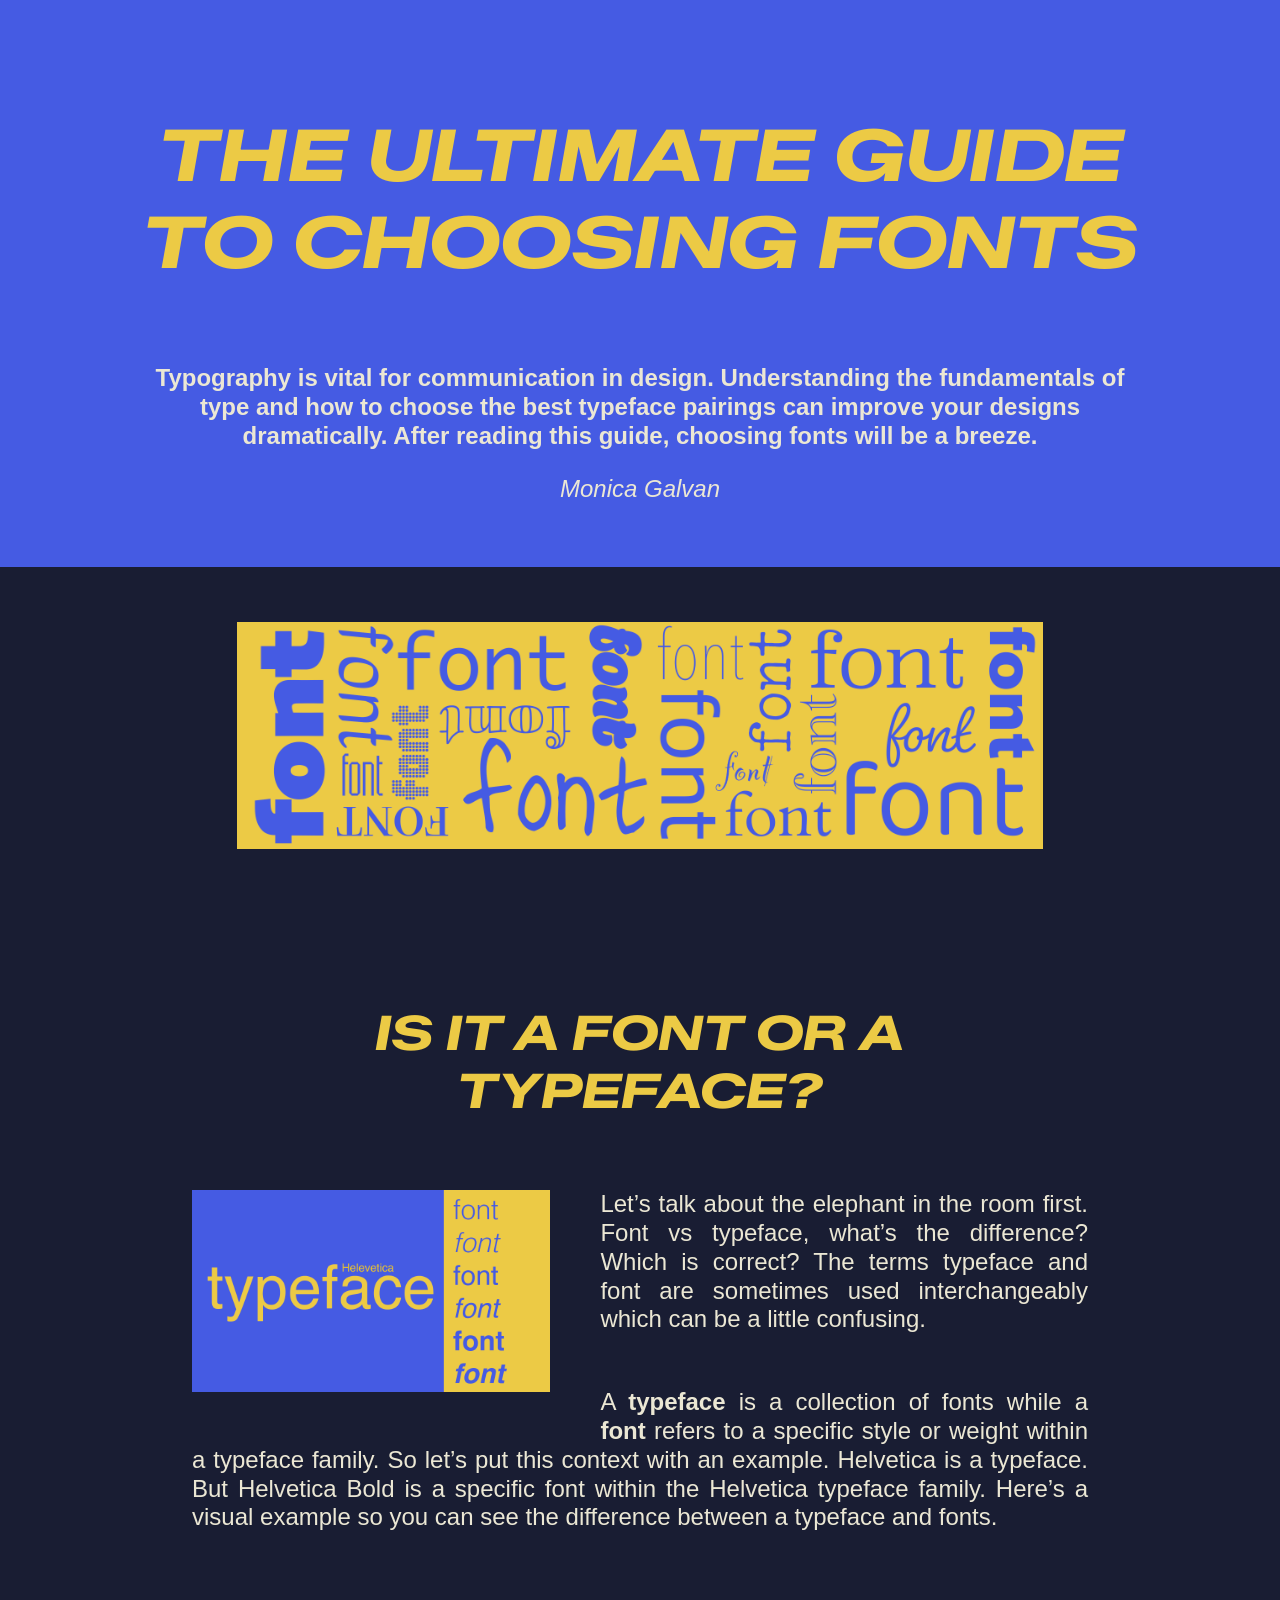
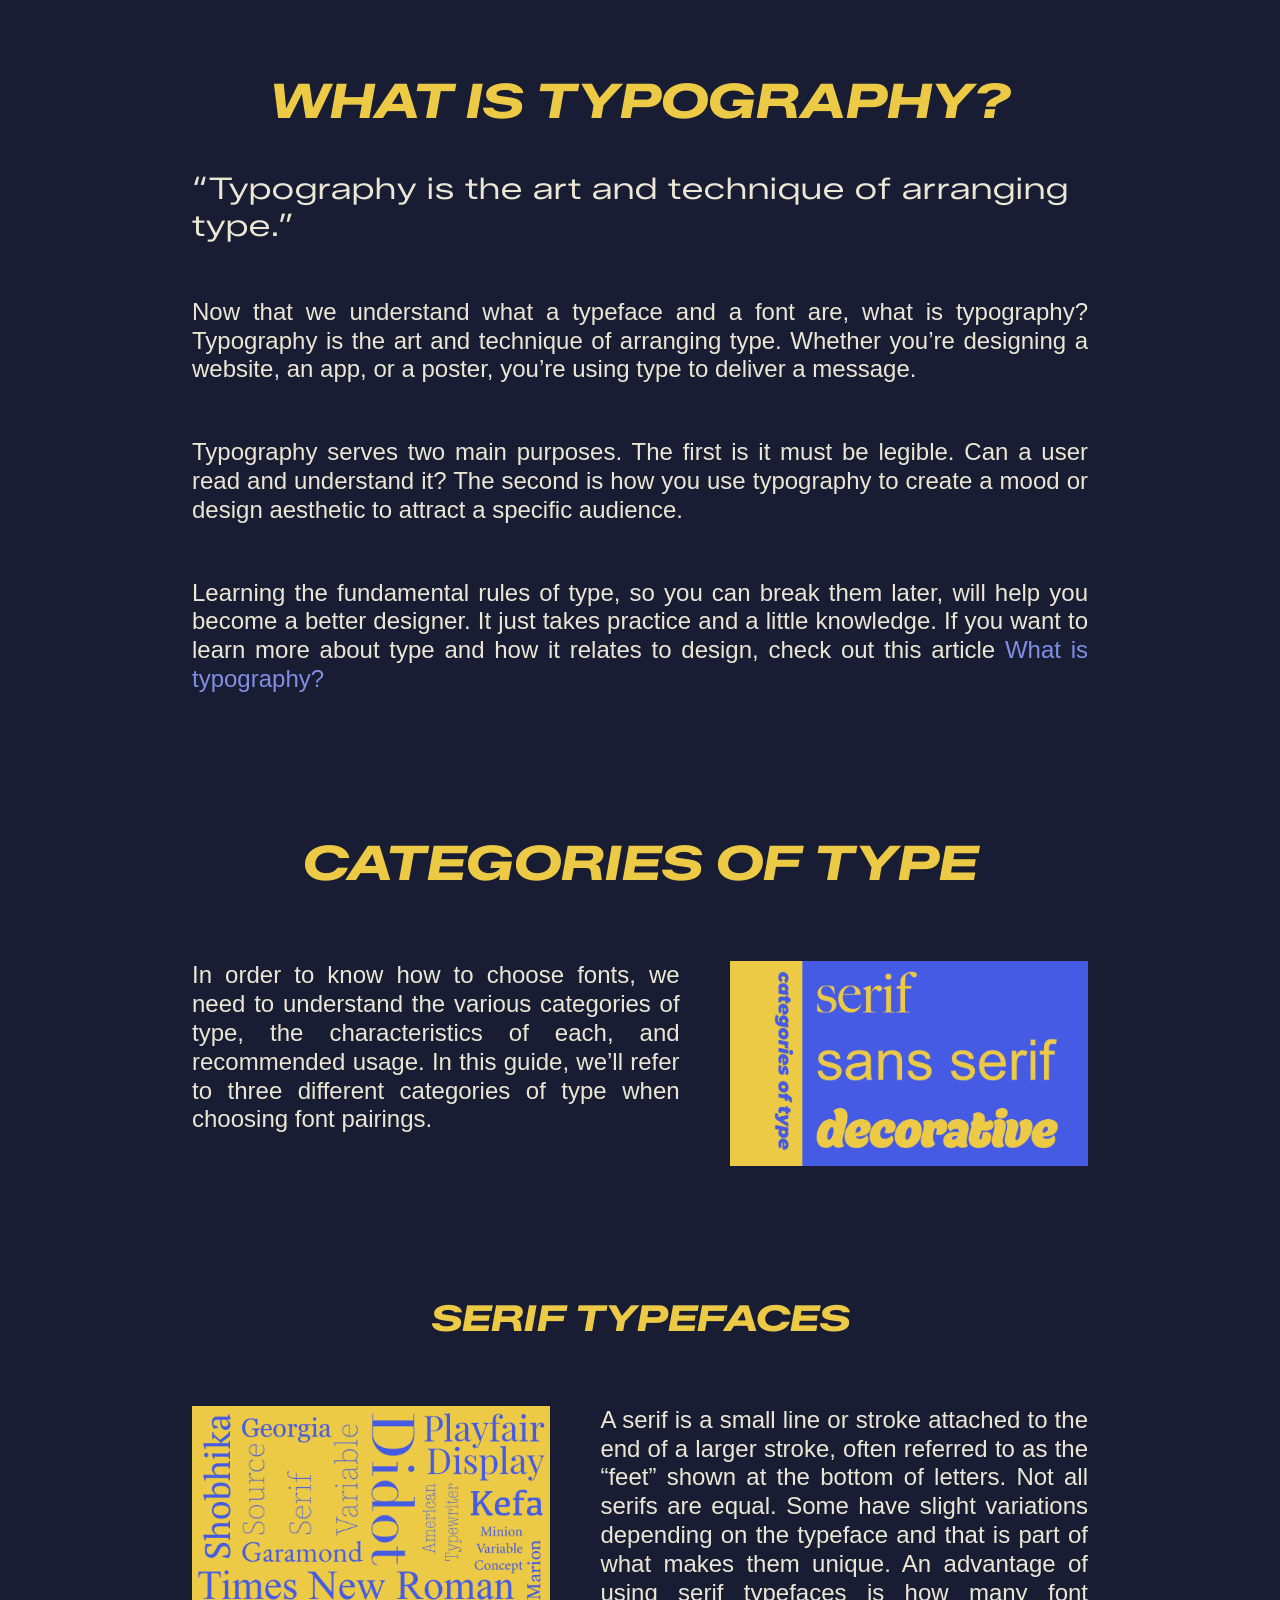
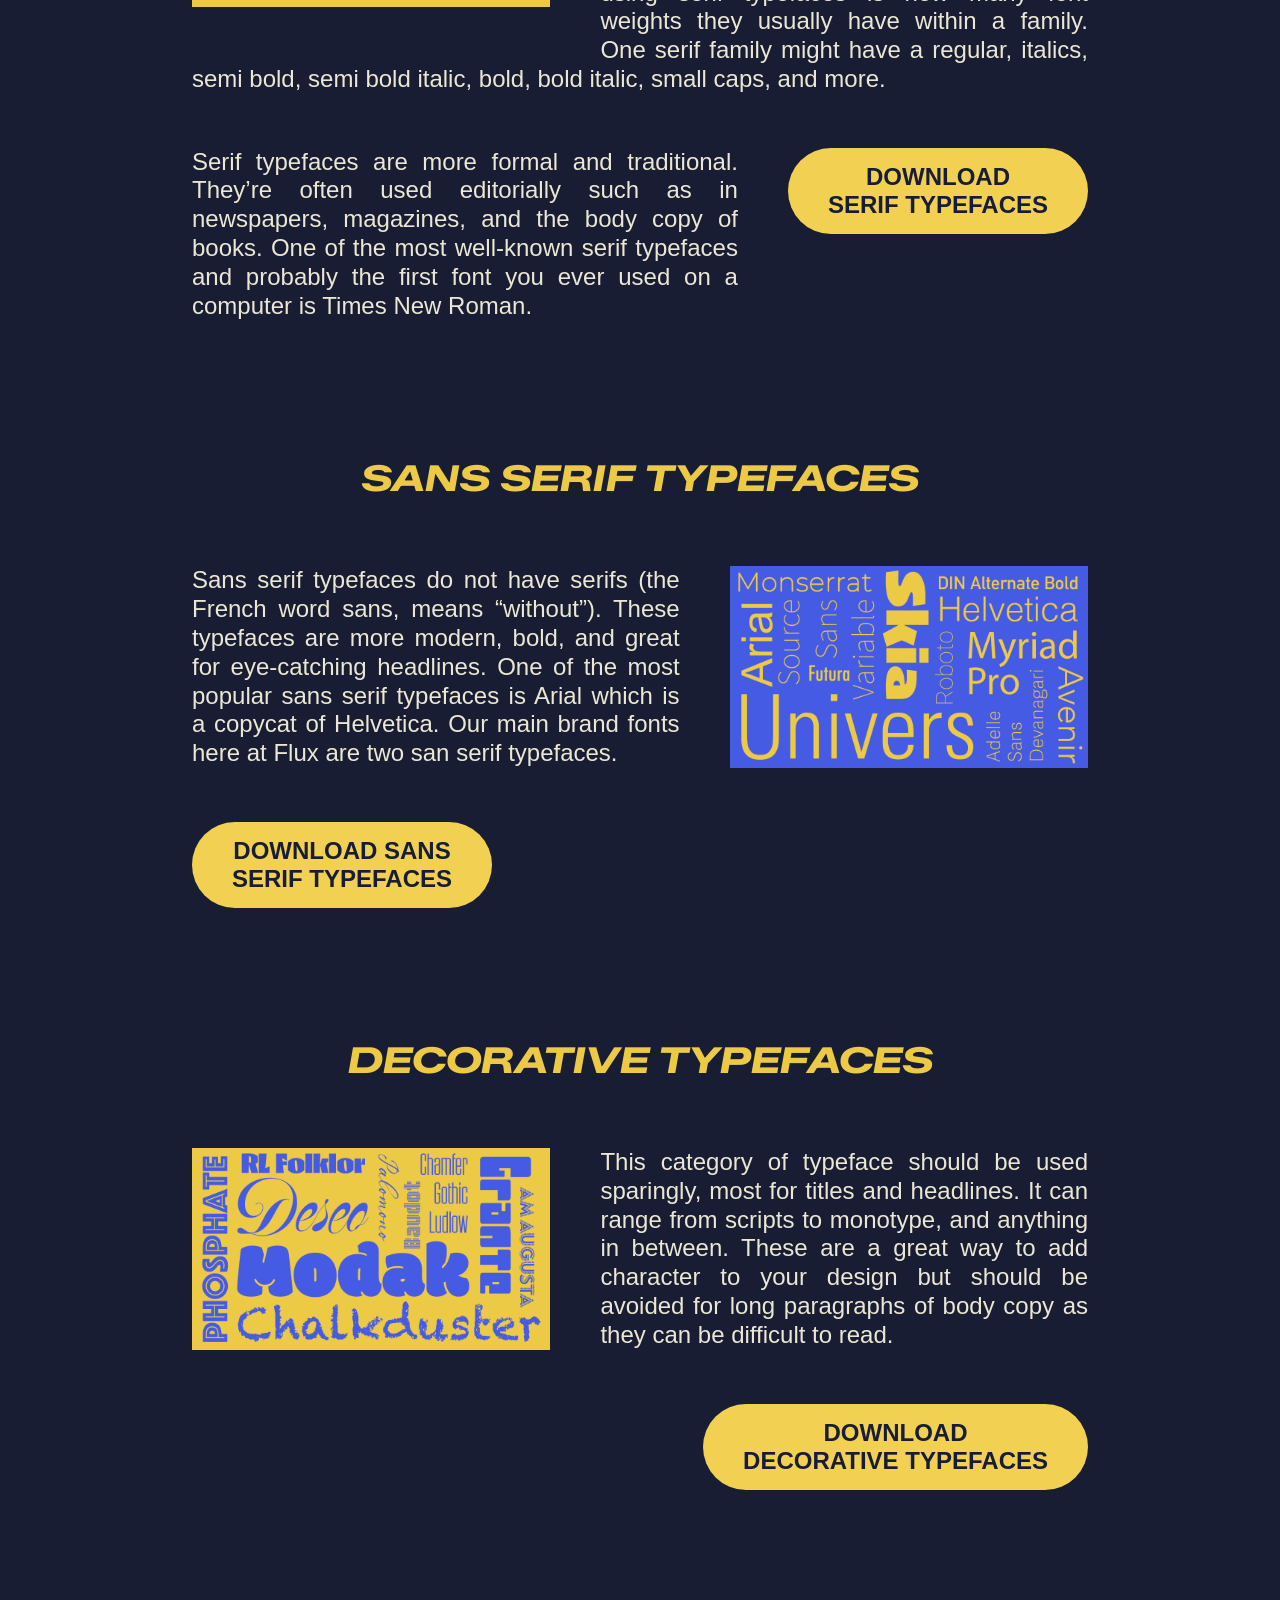
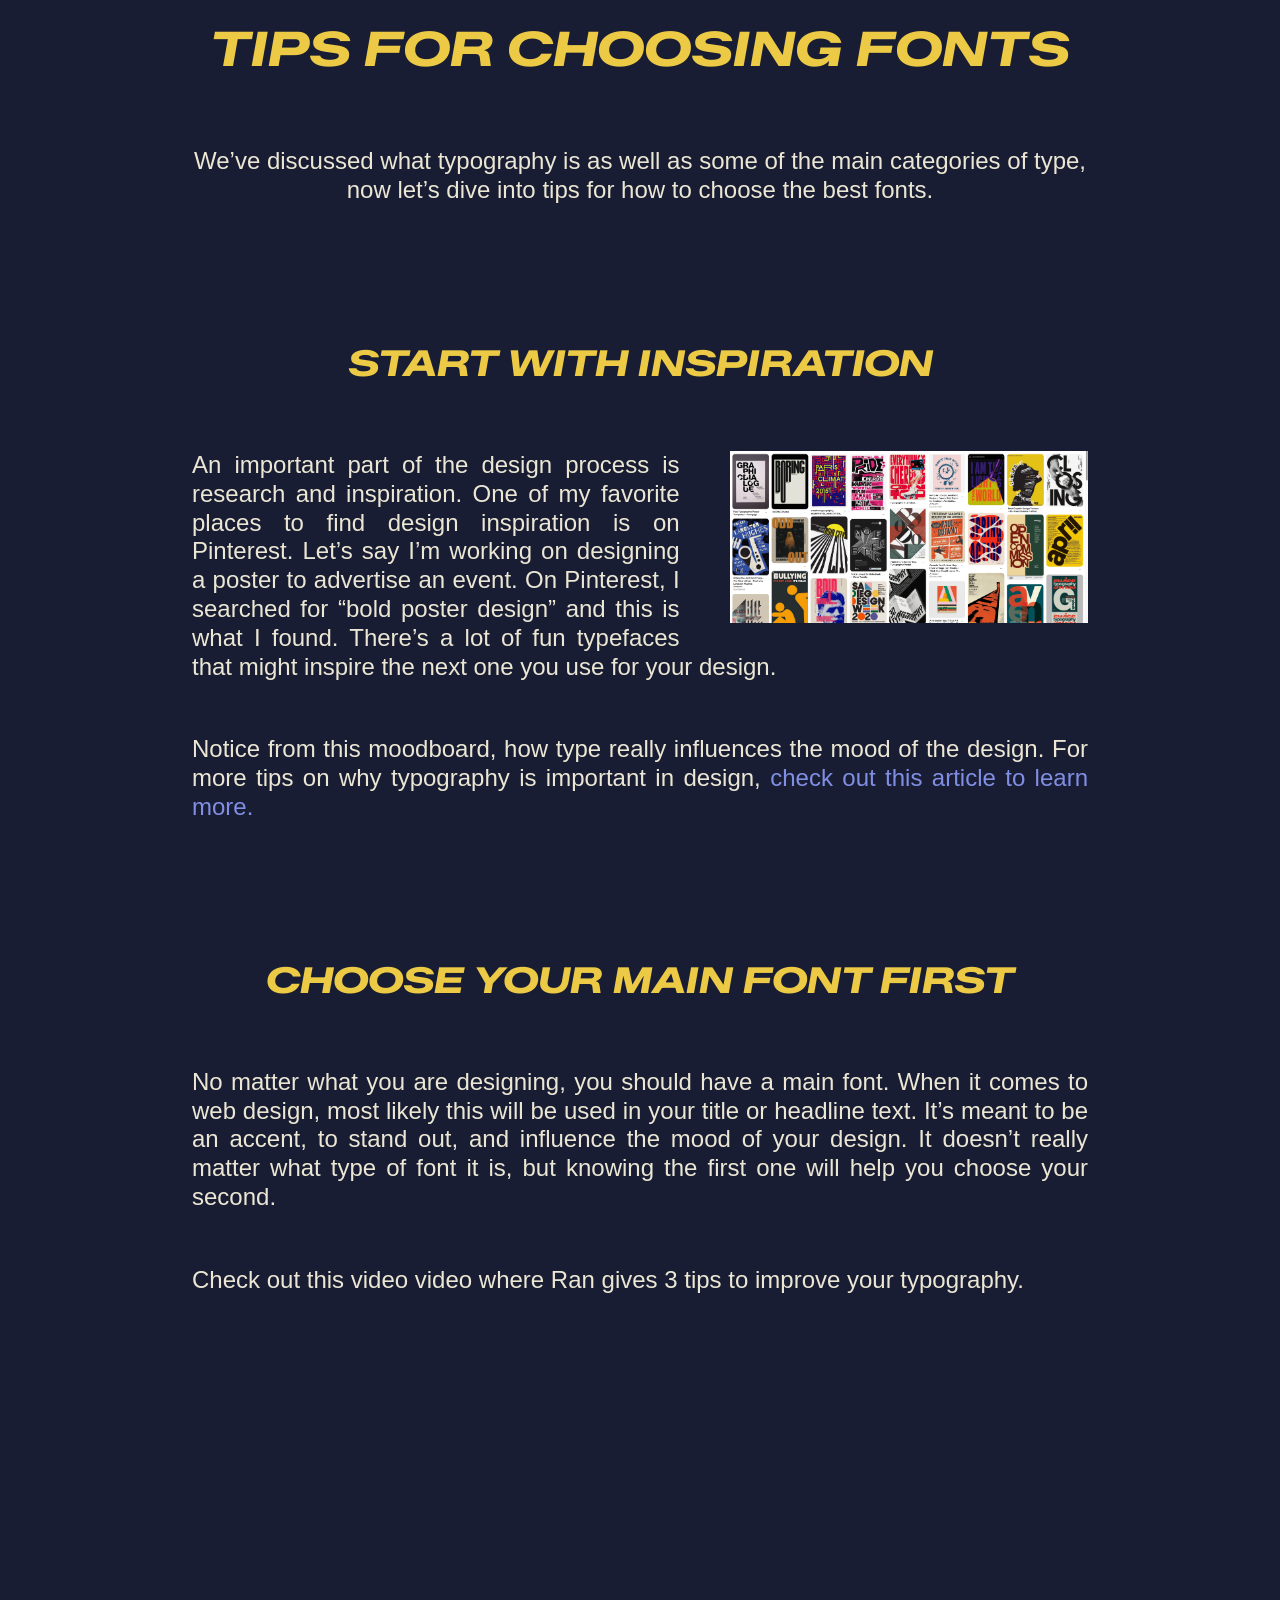
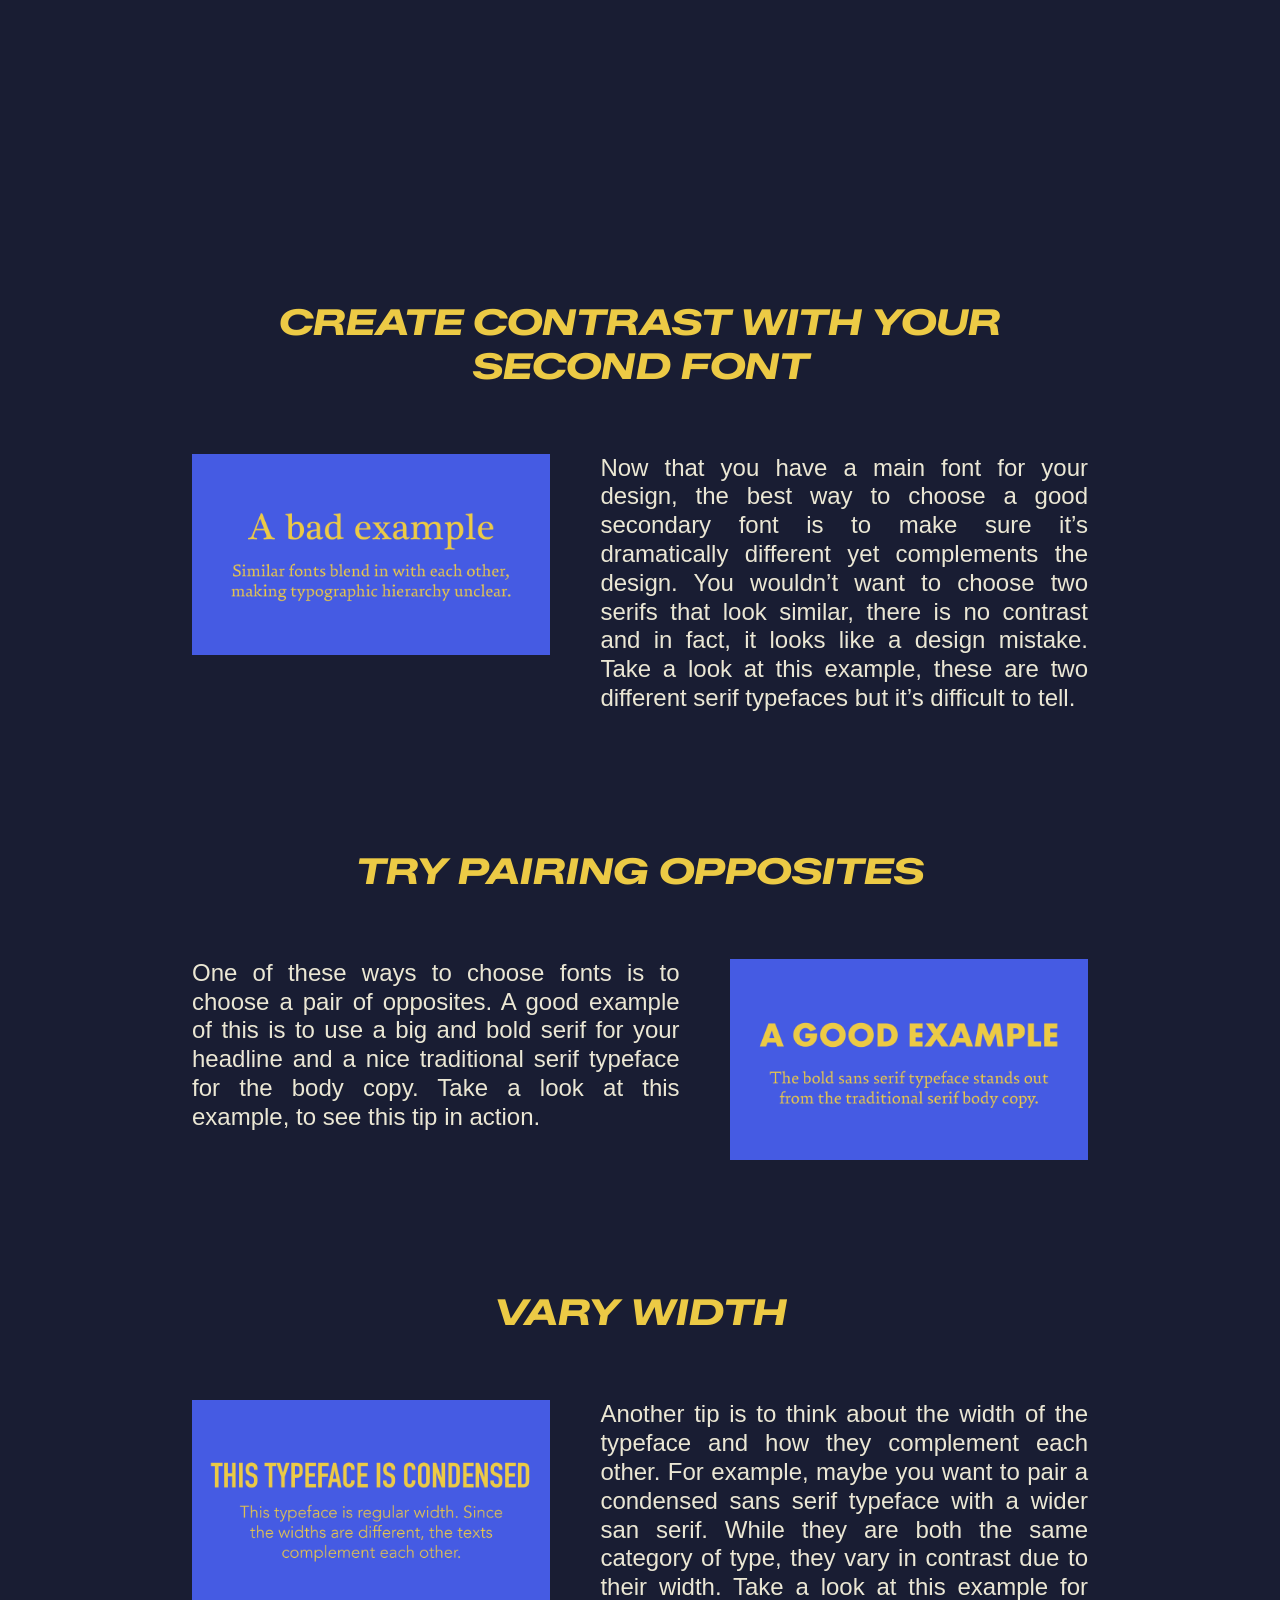
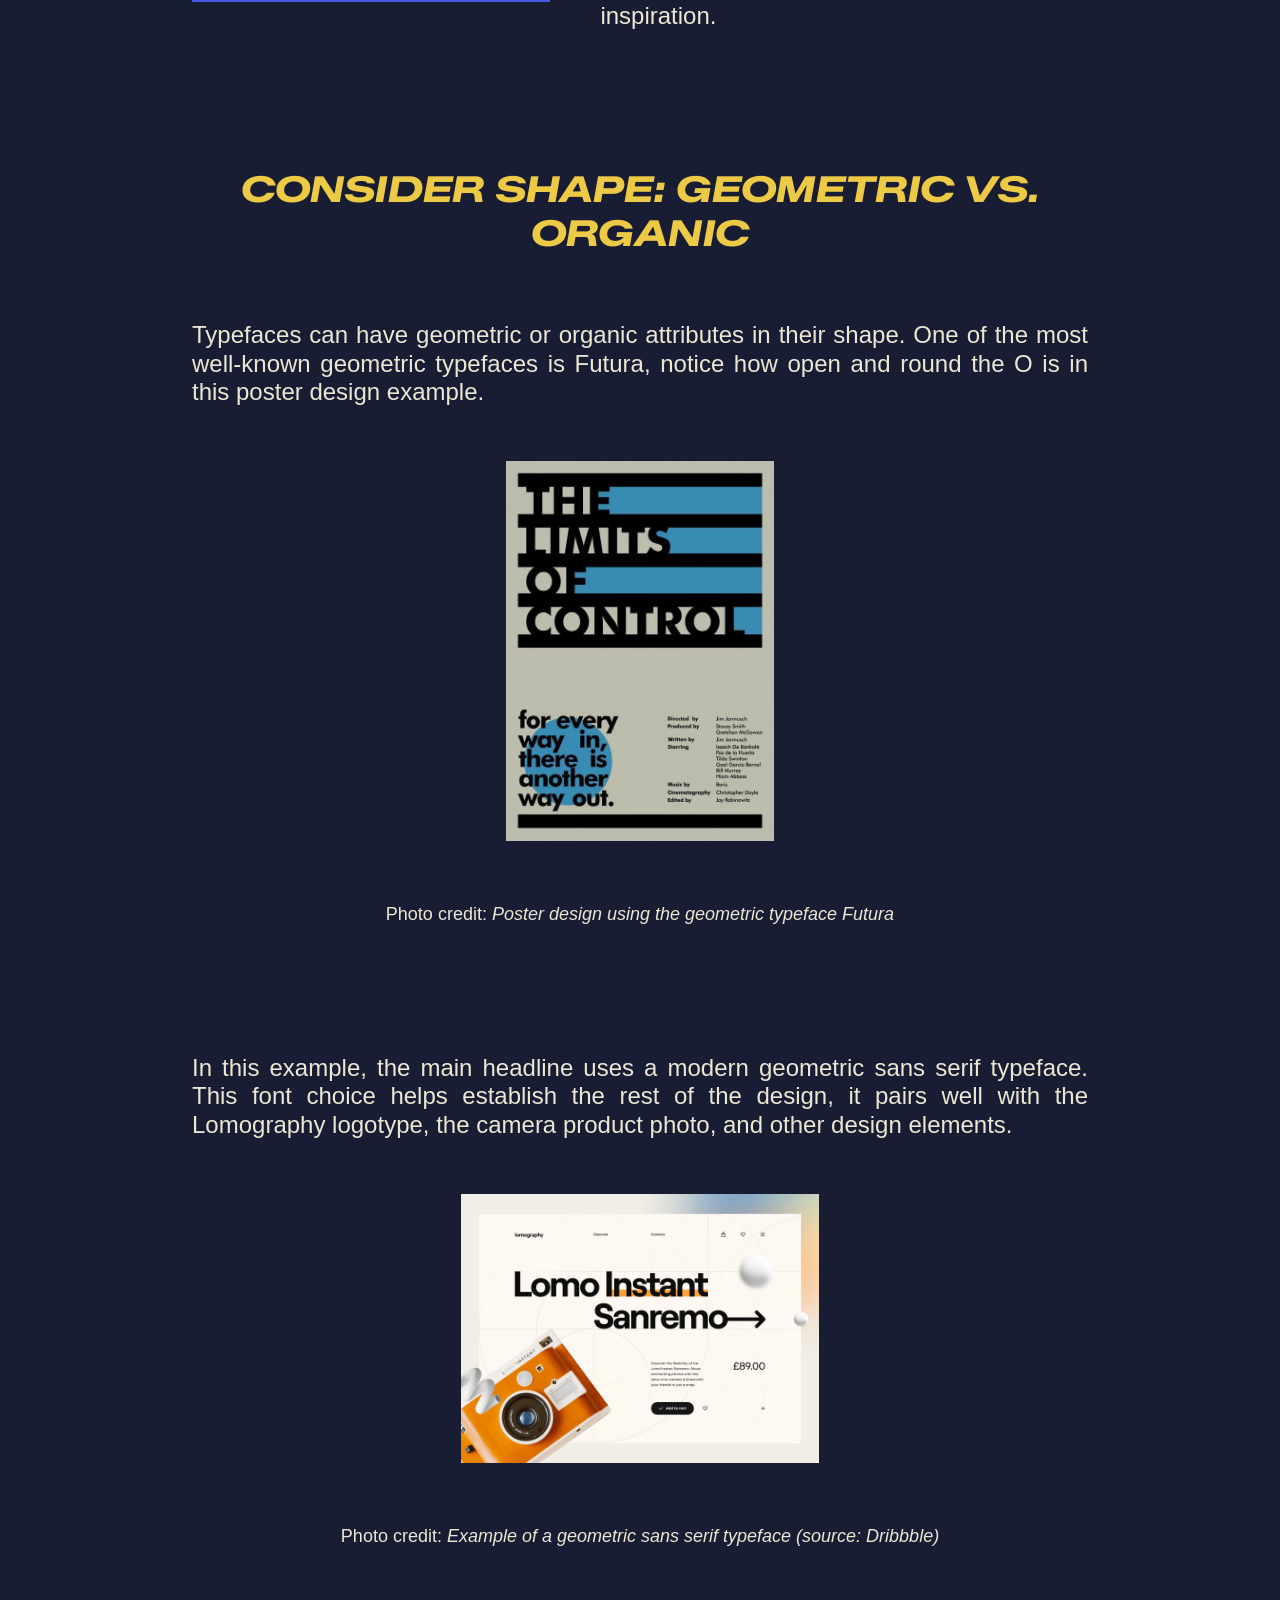
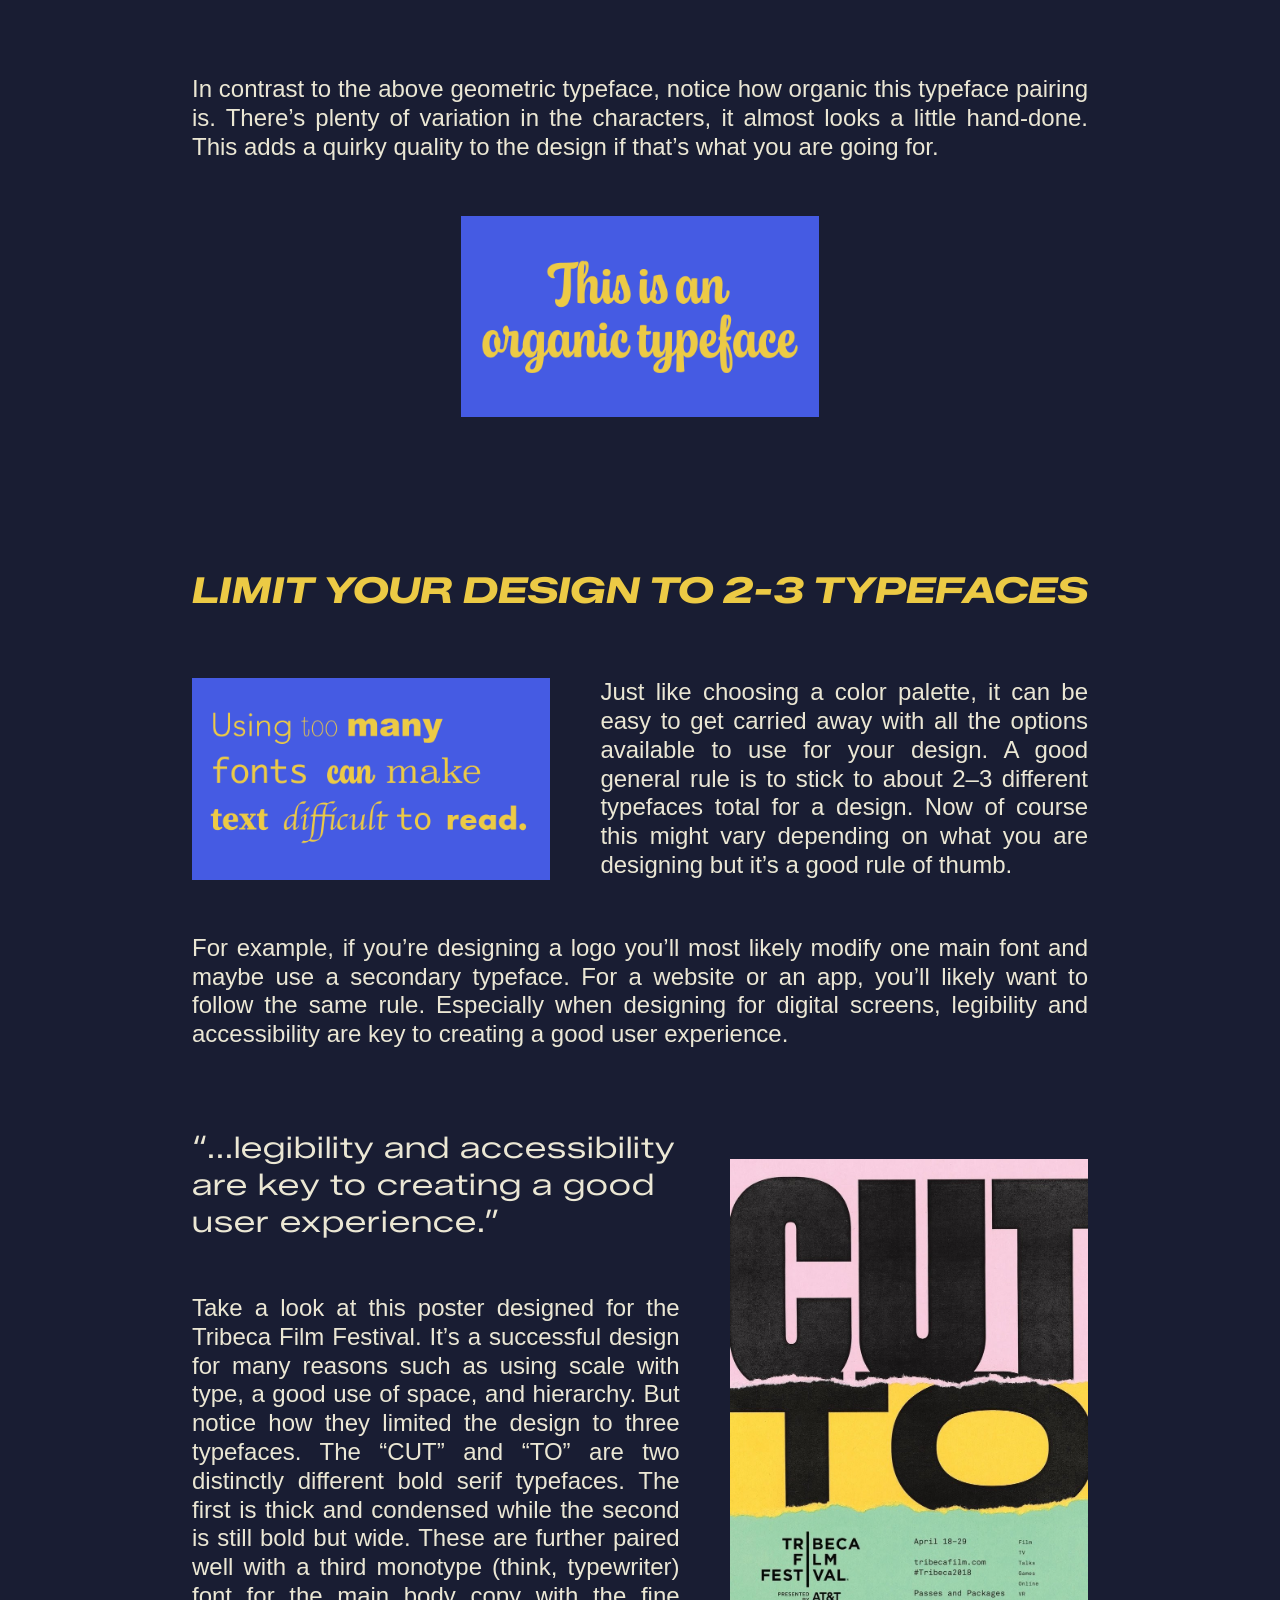
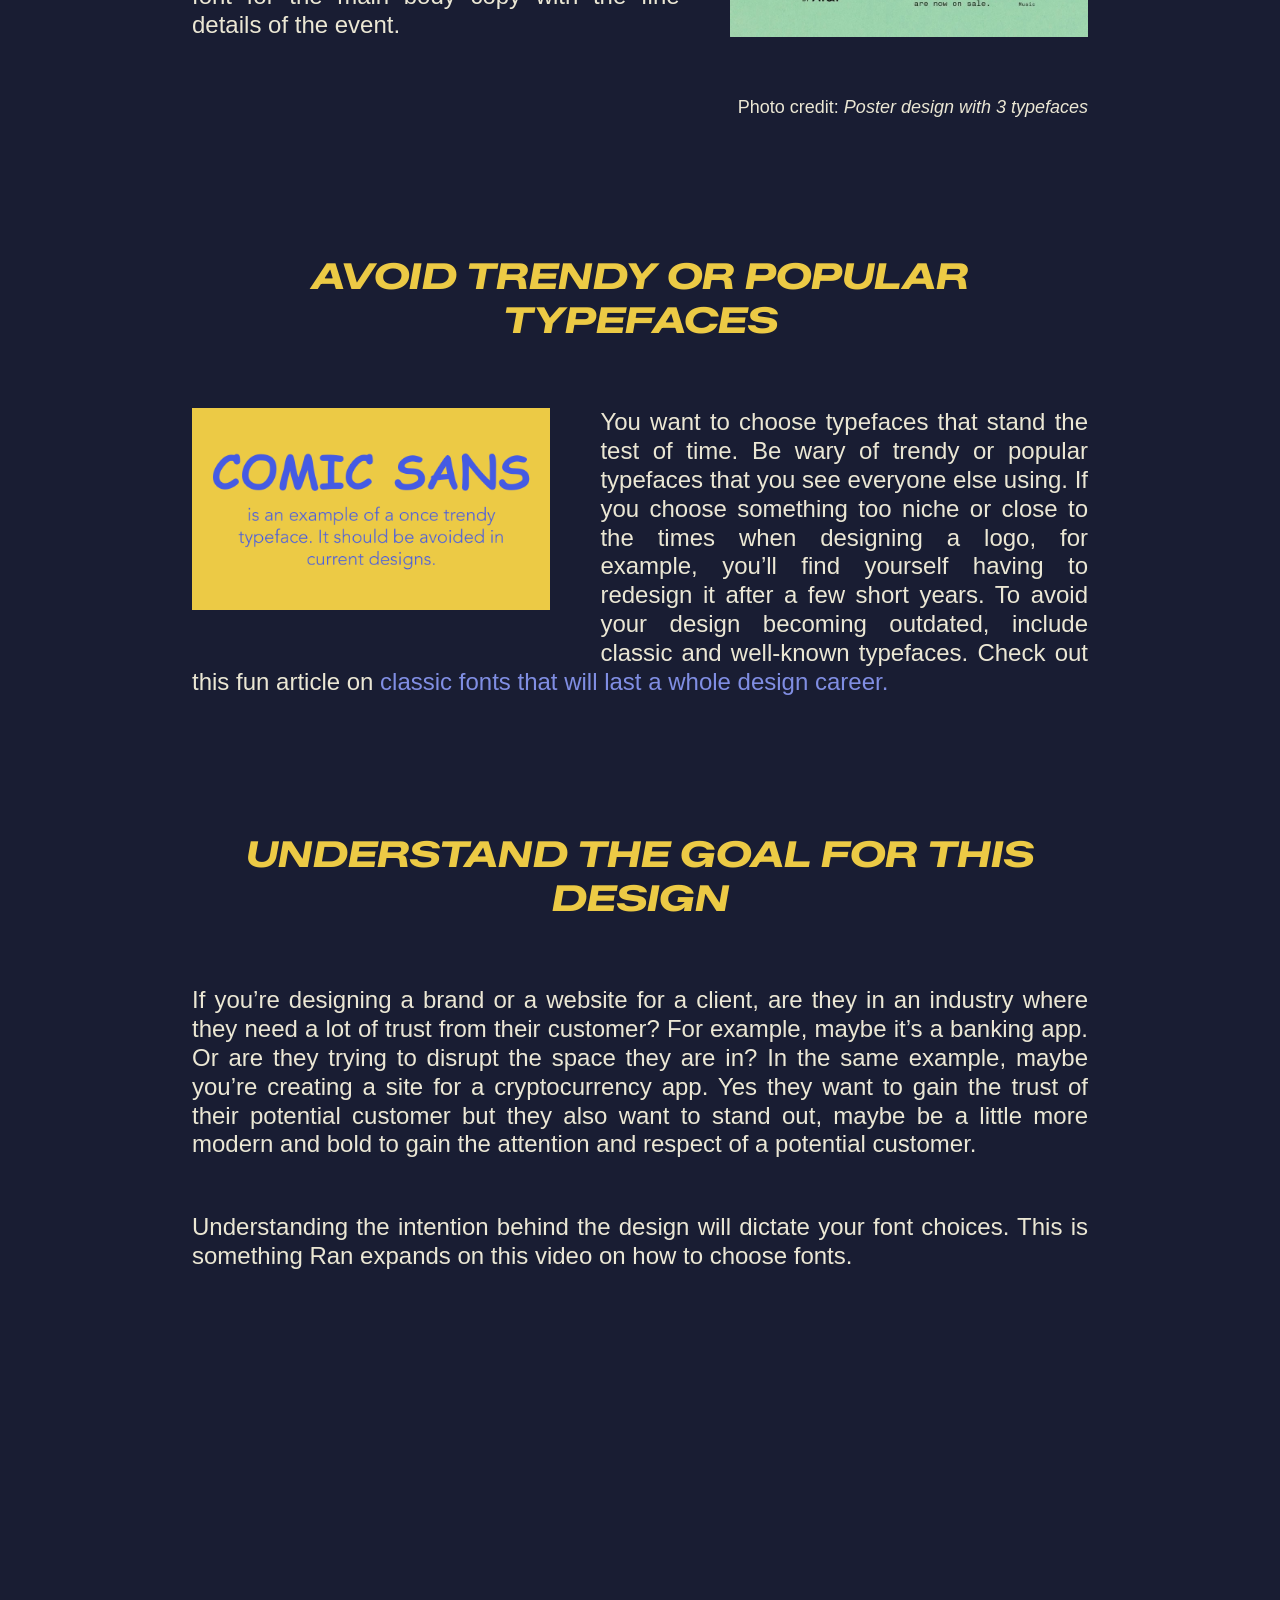
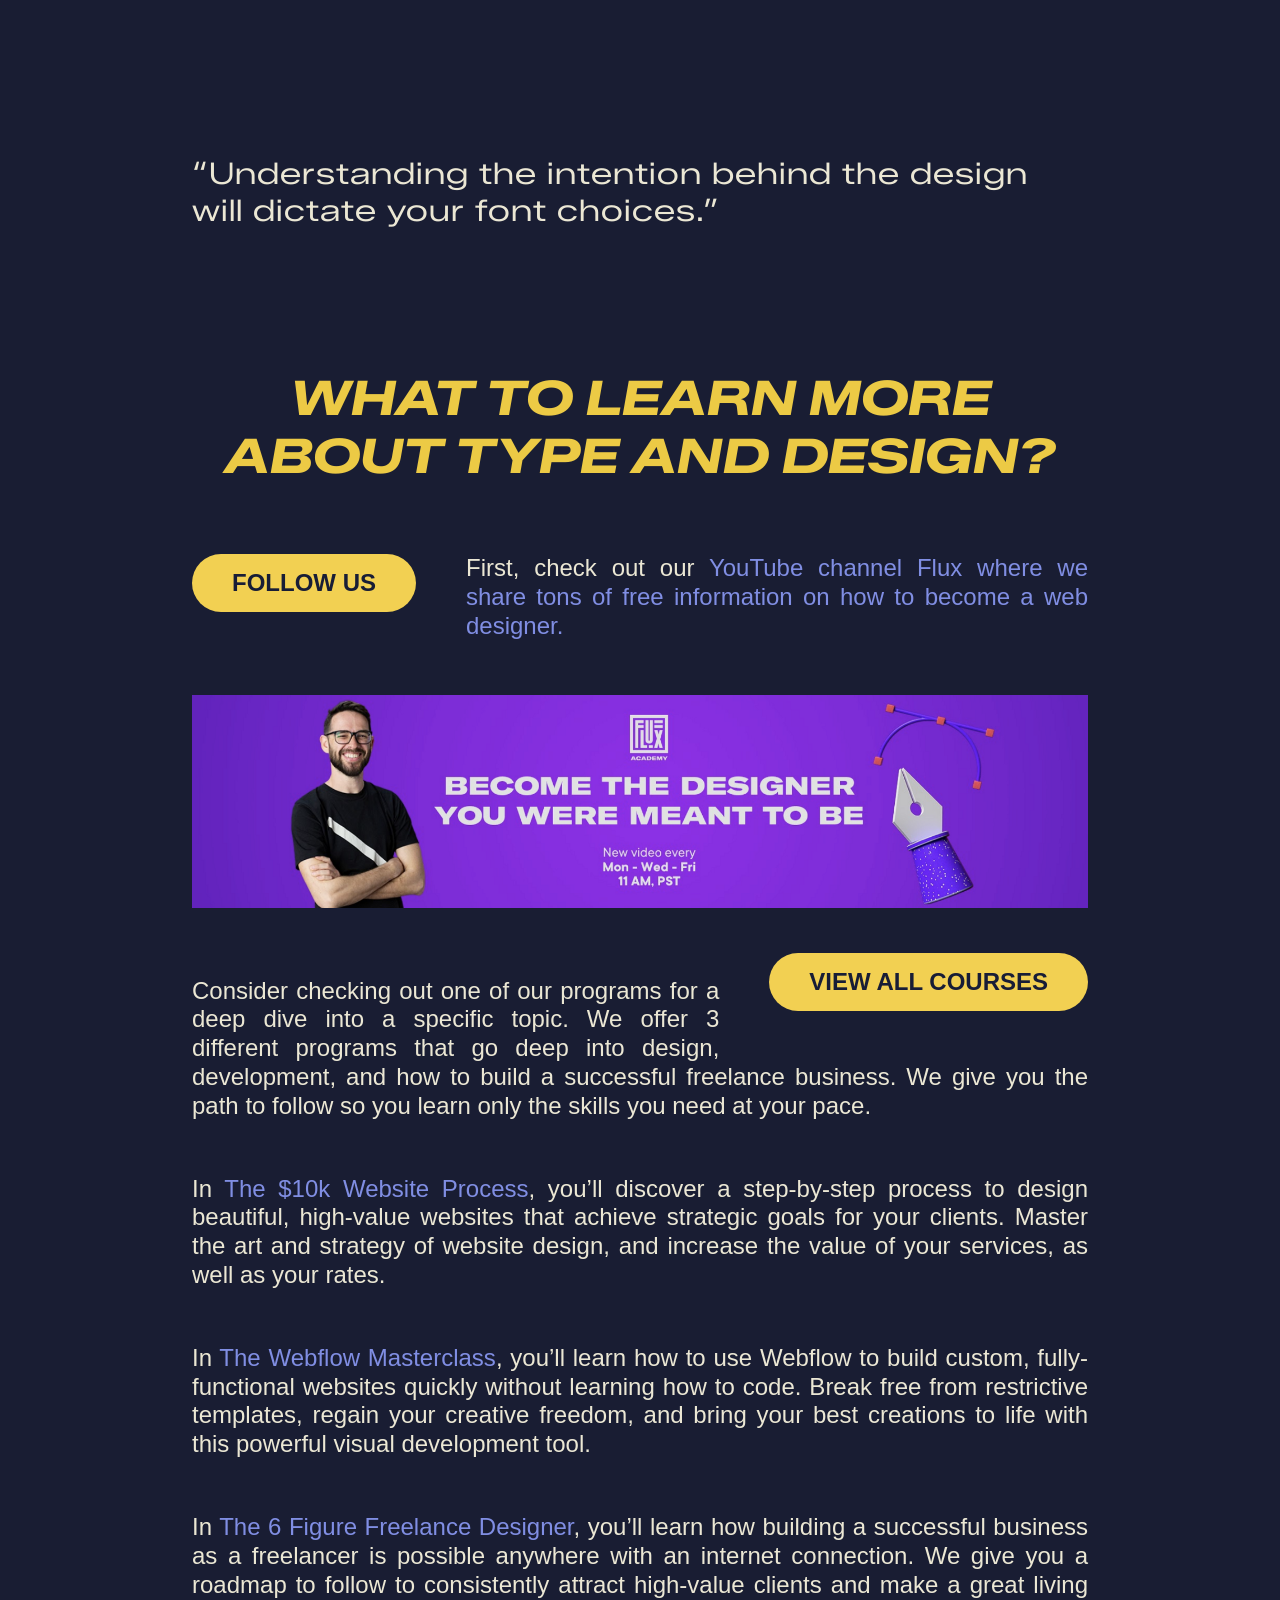
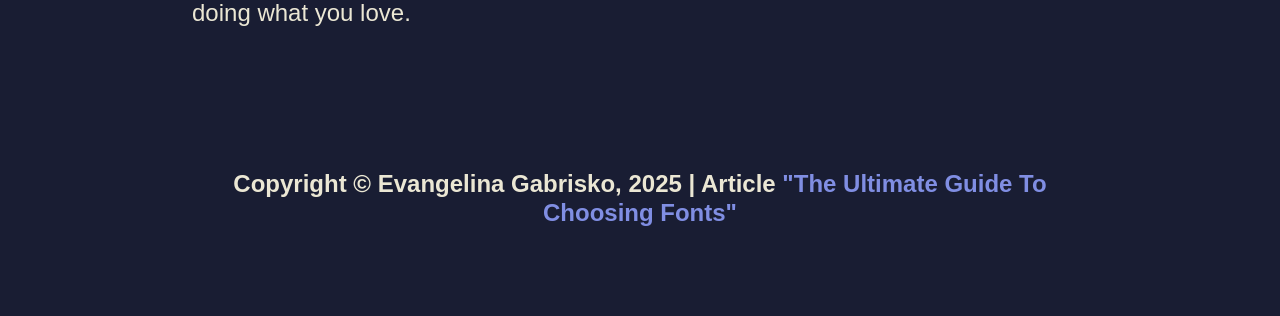
<file: index.html>
<!doctype html>
<html>
<head>
<meta charset="UTF-8">
<title>Typography</title>
<link href="style.css" rel="stylesheet" type="text/css">
<link rel="preconnect" href="https://fonts.googleapis.com">
<link rel="preconnect" href="https://fonts.gstatic.com" crossorigin>
<link href="https://fonts.googleapis.com/css2?family=Montserrat:ital,wght@0,100..900;1,100..900&family=Zalando+Sans+Expanded:ital,wght@0,200..900;1,200..900&display=swap" rel="stylesheet">
	
</head>

<body>
	<header>
<h1>THE ULTIMATE GUIDE TO CHOOSING FONTS</h1>
		<p class="strongp"><strong>Typography is vital for communication in design. Understanding the fundamentals of type and how to choose the best typeface pairings can improve your designs dramatically. After reading this guide, choosing fonts will be a breeze.</strong></p>
	<address class="strongp">Monica Galvan</address>
	
	</header>
	
	<section>
<img src="images/font3.png" class="centerimage" alt= "typeface versus font" width= "90%">
		

	<h2>IS IT A FONT OR A TYPEFACE?</h2>
		<img src="images/typeface_vs_font2.png" class="leftimage" alt= "typeface versus font" width= "40%">
		<p> Let’s talk about the elephant in the room first. Font vs typeface, what’s the difference? Which is correct? The terms typeface and font are sometimes used interchangeably which can be a little confusing.</p>
		<p> A <strong>typeface</strong> is a collection of fonts while a <strong>font</strong> refers to a specific style or weight within a typeface family. So let’s put this context with an example. Helvetica is a typeface. But Helvetica Bold is a specific font within the Helvetica typeface family. Here’s a visual example so you can see the difference between a typeface and fonts.</p>
		
	  <h2 style="clear: both">WHAT IS TYPOGRAPHY?</h2>
		<q>Typography is the art and technique of arranging type.</q>
		<p>Now that we understand what a typeface and a font are, what is typography? Typography is the art and technique of arranging type. Whether you’re designing a website, an app, or a poster, you’re using type to deliver a message.</p> 
		<p>Typography serves two main purposes. The first is it must be legible. Can a user read and understand it? The second is how you use typography to create a mood or design aesthetic to attract a specific audience.</p>
		<p>Learning the fundamental rules of type, so you can break them later, will help you become a better designer. It just takes practice and a little knowledge. If you want to learn more about type and how it relates to design, check out this article <a href="https://www.flux-academy.com/blog/what-is-typography" target="_blank">What is typography?</a></p>
	
	<h2>CATEGORIES OF TYPE</h2>
	<img src="images/categories_of_type2.png" class="rightimage" alt= "categories of type: serif, sans serif, and decorative" width= "40%">
		<p>In order to know how to choose fonts, we need to understand the various categories of type, the characteristics of each, and recommended usage. In this guide, we’ll refer to three different categories of type when choosing font pairings.</p>
		
	<h3 style="clear: both">SERIF TYPEFACES</h3>
	<img src="images/serifs2.png" class="leftimage" alt= "various serif typefaces" width= "40%">
			<p>A serif is a small line or stroke attached to the end of a larger stroke, often referred to as the “feet” shown at the bottom of letters. Not all serifs are equal. Some have slight variations depending on the typeface and that is part of what makes them unique. An advantage of using serif typefaces is how many font weights they usually have within a family. One serif family might have a regular, italics, semi bold, semi bold italic, bold, bold italic, small caps, and more.</p>
		<div class="rightimage"><a href="https://fonts.adobe.com/fonts?browse_mode=default&cc=true&filters=cl%3Ase&min_styles=1&max_styles=26" target="_blank" class="button">DOWNLOAD<br> SERIF TYPEFACES</a></div>
			<p>Serif typefaces are more formal and traditional. They’re often used editorially such as in newspapers, magazines, and the body copy of books. One of the most well-known serif typefaces and probably the first font you ever used on a computer is Times New Roman.</p>
	
	
	<h3 style="clear:both">SANS SERIF TYPEFACES</h3>
	<img src="images/sans_serifs2.png" class="rightimage" alt= "various sans serif typefaces" width= "40%">
			<p class="justify">Sans serif typefaces do not have serifs (the French word sans, means “without”). These typefaces are more modern, bold, and great for eye-catching headlines. One of the most popular sans serif typefaces is Arial which is a copycat of Helvetica. Our main brand fonts here at Flux are two san serif typefaces.</p>
			<div class="leftimage"><a href="https://fonts.adobe.com/fonts?browse_mode=default&cc=true&max_styles=26&min_styles=1&filters=cl%3Ass" target="_blank" class="button">DOWNLOAD SANS<br>SERIF  TYPEFACES</a></div>
	<h3 style="clear:both">DECORATIVE TYPEFACES</h3>
	<img src="images/decoratives2.png" class="leftimage" alt= "various decorative typefaces" width= "40%">
			<p>This category of typeface should be used sparingly, most for titles and headlines. It can range from scripts to monotype, and anything in between. These are a great way to add character to your design but should be avoided for long paragraphs of body copy as they can be difficult to read.</p>
			<div class="rightimage"><a href="https://fonts.adobe.com/fonts?browse_mode=default&cc=true&max_styles=26&min_styles=1&filters=cl%3Ahm" target="_blank" class="button">DOWNLOAD <br> DECORATIVE TYPEFACES</a></div>
	<h2 style="clear: both">TIPS FOR CHOOSING FONTS</h2>
			<p class="centertext">We’ve discussed what typography is as well as some of the main categories of type, now let’s dive into tips for how to choose the best fonts.</p>
		
	<h3>START WITH  INSPIRATION</h3>
	<img src="images/pinterest_ss.png" class="rightimage" alt= "An example search on Pinterest for “bold poster design”" width= "40%">
		<p class="justify">An important part of the design process is research and inspiration. One of my favorite places to find design inspiration is on Pinterest. Let’s say I’m working on designing a poster to advertise an event. On Pinterest, I searched for “bold poster design” and this is what I found. There’s a lot of fun typefaces that might inspire the next one you use for your design.</p>
		<p class="justify">Notice from this moodboard, how type really influences the mood of the design. For more tips on why typography is important in design, <a href= "https://www.flux-academy.com/blog/why-is-typography-important-in-graphic-design" target="_blank">check out this article to learn more.</a></p>
	
	<h3>CHOOSE YOUR MAIN FONT FIRST</h3>
			<p>No matter what you are designing, you should have a main font. When it comes to web design, most likely this will be used in your title or headline text. It’s meant to be an accent, to stand out, and influence the mood of your design. It doesn’t really matter what type of font it is, but knowing the first one will help you choose your second.</p>
			<p>Check out this video video where Ran gives 3 tips to improve your typography.</p>
		<iframe width="700" height="400" class="centerimage" src="https://www.youtube.com/embed/T5bnFdXSBRA?si=k4Ox8FavX8sx6aT1" title="YouTube video player" frameborder="0" allow="accelerometer; autoplay; clipboard-write; encrypted-media; gyroscope; picture-in-picture; web-share" referrerpolicy="strict-origin-when-cross-origin" allowfullscreen></iframe>
		
	<h3>CREATE CONTRAST WITH YOUR SECOND FONT</h3>
	
	<img src="images/bad_headline_body2.png" class="leftimage" alt= "similar fonts with headline and body copy look like a design mistake" width= "40%">
		<p class="justify">Now that you have a main font for your design, the best way to choose a good secondary font is to make sure it’s dramatically different yet complements the design. You wouldn’t want to choose two serifs that look similar, there is no contrast and in fact, it looks like a design mistake. Take a look at this example, these are two different serif typefaces but it’s difficult to tell.</p>
	
	<h3 style="clear: both">TRY PAIRING OPPOSITES</h3>
	<img src="images/good_headline_body2.png" class="rightimage" alt= "Example of pairing two opposite fonts, a sans serif headline with a serif typeface for body copy" width= "40%">
		<p class="justify">One of these ways to choose fonts is to choose a pair of opposites. A good example of this is to use a big and bold serif for your headline and a nice traditional serif typeface for the body copy. Take a look at this example, to see this tip in action.</p>
	<h3 style="clear: both">VARY WIDTH</h3>
	<img src="images/vary_width2.png" class="leftimage" alt= "An example of pairing a condensed sans serif with another sans serif typeface" width= "40%">
	
			<p>Another tip is to think about the width of the typeface and how they complement each other. For example, maybe you want to pair a condensed sans serif typeface with a wider san serif. While they are both the same category of type, they vary in contrast due to their width. Take a look at this example for inspiration.</p>
	
	<h3 style="clear: both">CONSIDER SHAPE: GEOMETRIC VS. ORGANIC</h3>
	<p>Typefaces can have geometric or organic attributes in their shape. One of the most well-known geometric typefaces is Futura, notice how open and round the O is in this poster design example.</p>
		<img src="images/futura_poster.jpeg" class="centerimage" alt= "Futura is an example of a geometric typeface" width= "30%">
		<div class="quote"><p style="clear:both" class="centertext">Photo credit: <cite>Poster design using the geometric typeface Futura</cite></p></div><br><br>
	<p>In this example, the main headline uses a modern geometric sans serif typeface. This font choice helps establish the rest of the design, it pairs well with the Lomography logotype, the camera product photo, and other design elements.</p>
	<img style="clear:both" src="images/lomo_instant.png"  class="centerimage" alt= "example of modern geometric sans serif typeface" width= "40%">
			<div class="quote"><p style="clear:both" class="centertext">Photo credit: <cite>Example of a geometric sans serif typeface (source: Dribbble)</cite></p></div><br><br>
		<p>In contrast to the above geometric typeface, notice how organic this typeface pairing is. There’s plenty of variation in the characters, it almost looks a little hand-done. This adds a quirky quality to the design if that’s what you are going for.</p>
	<img src="images/organic2.png" class="centerimage" alt= "Chonky is an organic typeface with a calligraphic form" width= "40%">
		
		
	<h3 style="clear:both">LIMIT YOUR DESIGN TO 2-3 TYPEFACES</h3>
			
	<img src="images/too_many2.png" class="leftimage" alt= "An example of using too many fonts, don’t do this" width= "40%">
		<p>Just like choosing a color palette, it can be easy to get carried away with all the options available to use for your design. A good general rule is to stick to about 2–3 different typefaces total for a design. Now of course this might vary depending on what you are designing but it’s a good rule of thumb.</p>
			<p>For example, if you’re designing a logo you’ll most likely modify one main font and maybe use a secondary typeface. For a website or an app, you’ll likely want to follow the same rule. Especially when designing for digital screens, legibility and accessibility are key to creating a good user experience.</p><br><br>
	<img style="clear: both" src="images/tribeca.jpeg" class="rightimage" alt= "Tribeca Festival" width= "40%">
			<q>...legibility and accessibility are key to creating a good user experience.</q>
		<p> Take a look at this poster designed for the Tribeca Film Festival. It’s a successful design for many reasons such as using scale with type, a good use of space, and hierarchy. But notice how they limited the design to three typefaces. The “CUT” and “TO” are two distinctly different bold serif typefaces. The first is thick and condensed while the second is still bold but wide. These are further paired well with a third monotype (think, typewriter) font for the main body copy with the fine details of the event. </p>
		<div class="quote"><p style="clear:both" class="righttext">Photo credit: <cite>Poster design with 3 typefaces</cite></p></div>
		
	<h3 style="clear: both">AVOID TRENDY OR POPULAR TYPEFACES</h3>
	<img src="images/comic_sans2.png" class="leftimage" alt= "Comic sans is an example of a once trendy typeface (don’t do this)." width= "40%">
		<p>You want to choose typefaces that stand the test of time. Be wary of trendy or popular typefaces that you see everyone else using. If you choose something too niche or close to the times when designing a logo, for example, you’ll find yourself having to redesign it after a few short years. To avoid your design becoming outdated, include classic and well-known typefaces. Check out this fun article on <a href= "https://blog.spoongraphics.co.uk/articles/25-classic-fonts-that-will-last-a-whole-design-career25" target="_blank"> classic fonts that will last a whole design career.</a></p>
		
	<h3 style="clear:both">UNDERSTAND THE GOAL FOR THIS DESIGN</h3>
			<p>If you’re designing a brand or a website for a client, are they in an industry where they need a lot of trust from their customer? For example, maybe it’s a banking app. Or are they trying to disrupt the space they are in? In the same example, maybe you’re creating a site for a cryptocurrency app. Yes they want to gain the trust of their potential customer but they also want to stand out, maybe be a little more modern and bold to gain the attention and respect of a potential customer.</p>
			<p>Understanding the intention behind the design will dictate your font choices. This is something Ran expands on this video on how to choose fonts.</p>
		<iframe class="leftimage" width="700" height="400" src="https://www.youtube.com/embed/obZX8oIjia4?si=ZEkM9Asa4UQxqITD" title="YouTube video player" frameborder="0" allow="accelerometer; autoplay; clipboard-write; encrypted-media; gyroscope; picture-in-picture; web-share" referrerpolicy="strict-origin-when-cross-origin" allowfullscreen></iframe>
		<q>Understanding the intention behind the design will dictate your font choices.</q>
	
	<h2 style="clear:both">WHAT TO LEARN MORE ABOUT TYPE AND DESIGN?</h2>
			<div class="leftimage"><a href="https://www.instagram.com/flux.academy/" target="_blank" class="button">FOLLOW US</a></div>
		<p>First, check out our <a href= "https://www.youtube.com/channel/UCN7dywl5wDxTu1RM3eJ_h9Q" target="_blank"> YouTube channel Flux where we share tons of free information on how to become a web designer.</a></p>
	<img src="images/flux.png" class="centerimage" alt= "Check out the Flux YouTube channel." width= "100%"><cite></cite>
		<div class="rightimage"><a href="https://www.flux-academy.com/our-courses" target="_blank" class="button">VIEW ALL COURSES</a></div>
			<p>Consider checking out one of our programs for a deep dive into a specific topic. We offer 3 different programs that go deep into design, development, and how to build a successful freelance business. We give you the path to follow so you learn only the skills you need at your pace.</p>
			<p>In <a href= "https://www.flux-academy.com/courses/web-design-masterclass" target="_blank">The $10k Website Process</a>, you’ll discover a step-by-step process to design beautiful, high-value websites that achieve strategic goals for your clients. Master the art and strategy of website design, and increase the value of your services, as well as your rates.</p>
			<p>In <a href= "https://www.flux-academy.com/courses/the-webflow-masterclass" target="_blank">The Webflow Masterclass</a>, you’ll learn how to use Webflow to build custom, fully-functional websites quickly without learning how to code. Break free from restrictive templates, regain your creative freedom, and bring your best creations to life with this powerful visual development tool.</p>
			<p>In <a href= "https://www.flux-academy.com/courses/freelancing-for-web-designers" target="_blank">The 6 Figure Freelance Designer</a>, you’ll learn how building a successful business as a freelancer is possible anywhere with an internet connection. We give you a roadmap to follow to consistently attract high-value clients and make a great living doing what you love.</p>

	
	</section>
	
<footer>
	<p class="centertext"><strong>Copyright © Evangelina Gabrisko, 2025 | Article <a href= "https://www.flux-academy.com/blog/the-ultimate-guide-to-choosing-fonts">"The Ultimate Guide To Choosing Fonts"</a></strong></p>
	
	</footer>

	
</body>
</html>
</file>
<file: style.css>
@charset "UTF-8";
body {
	 
 font-family: "Roboto", sans-serif;
  font-optical-sizing: auto;
  font-style: normal;
  font-variation-settings:
    "wdth" 100;
margin: 0;
	font-size: 1.5em;
	background-color: #191D33;
}

p {
    color: #EBE7D4;
    padding-top: 30px;
    font-size: 1em;
    font-weight: 400;
	text-align: justify;
	line-height: 1.2
}

h1 {
  font-family: "Zalando Sans Expanded", sans-serif;
  font-optical-sizing: auto;
  font-weight: 800;
  font-style: oblique;
	font-size: 3em;
	color: #ECCA45; 
	text-align: center
}

.strongp{
	color: #EBE7D4; 
	text-align: center
}

h2 {
	font-family: "Zalando Sans Expanded", sans-serif;
  font-optical-sizing: auto;
  font-weight: 800;
  font-style: oblique;
	color: #ECCA45; 
	font-size: 2.0em;
	padding-top: 100px;
	text-align: center
}
h3{
	font-family: "Zalando Sans Expanded", sans-serif;
  font-optical-sizing: auto;
  font-weight: 800;
  font-style: oblique;
	font-size: 1.5em;
	color: #ECCA45; 
	padding-top: 100px;
		text-align: center
}

a {
	color: #808EE3;
	text-decoration: none;
	font-style: normal
}
a:hover { 
	color: #ECCA45;
	font-style: normal
}

address{
	color: #EBE7D4
}

.button {
	background-color: #F2D052;
	color: #181D36;
	text-decoration: none;
	text-align: center;
	display: inline-block;
	padding: 15px 40px;
	border-radius: 100px;
	font-family: "Roboto", sans-serif;
	font-style: normal;
	font-size: 1em;
	 font-weight: 800;
	
}

.button:hover {
	background-color: #808EE3;
	color: #181D36;
	font-family: "Roboto", sans-serif;
	font-style: normal;
	font-size: 1em;
	 font-weight: 800;
}

.centerimage{
	display: flex;
	justify-content: center;
	align-items: center;
  margin-left: auto;
  margin-right: auto;
	padding-top: 30px;
	padding-bottom: 15px
}
	
.leftimage {
	float: left;
	padding-right: 50px;
	padding-bottom: 30px;
	padding-top: 30px
}

.rightimage {
	float: right;
	padding-left: 50px;
	padding-bottom: 30px;
	padding-top: 30px;
	
}


footer{
	padding-top: 5%;
	padding-bottom: 5%;
	padding-right: 15%;
	padding-left: 15%;
	color: #EBE7D4
}

header {
	padding-top: 5%;
	padding-bottom: 5%;
	padding-right: 10%;
	padding-left: 10%;
	background-color: #455be3
		
}

section{
	padding-right: 15%;
	padding-top: 2%;
	padding-left: 15%
}

q{
	color: #EBE7D4;
	font-size: 1.25em;
	letter-spacing: 1px;
	 font-family: "Zalando Sans Expanded", sans-serif;
	 font-style: normal;
	 font-weight: 400;
	
	
}

.centertext{
	text-align: center
}

.righttext{
	text-align: right
}

cite {
	 color: #EBE7D4;
	text-align: center;
	
}

.quote{
	font-size: .75em
}
</file>
